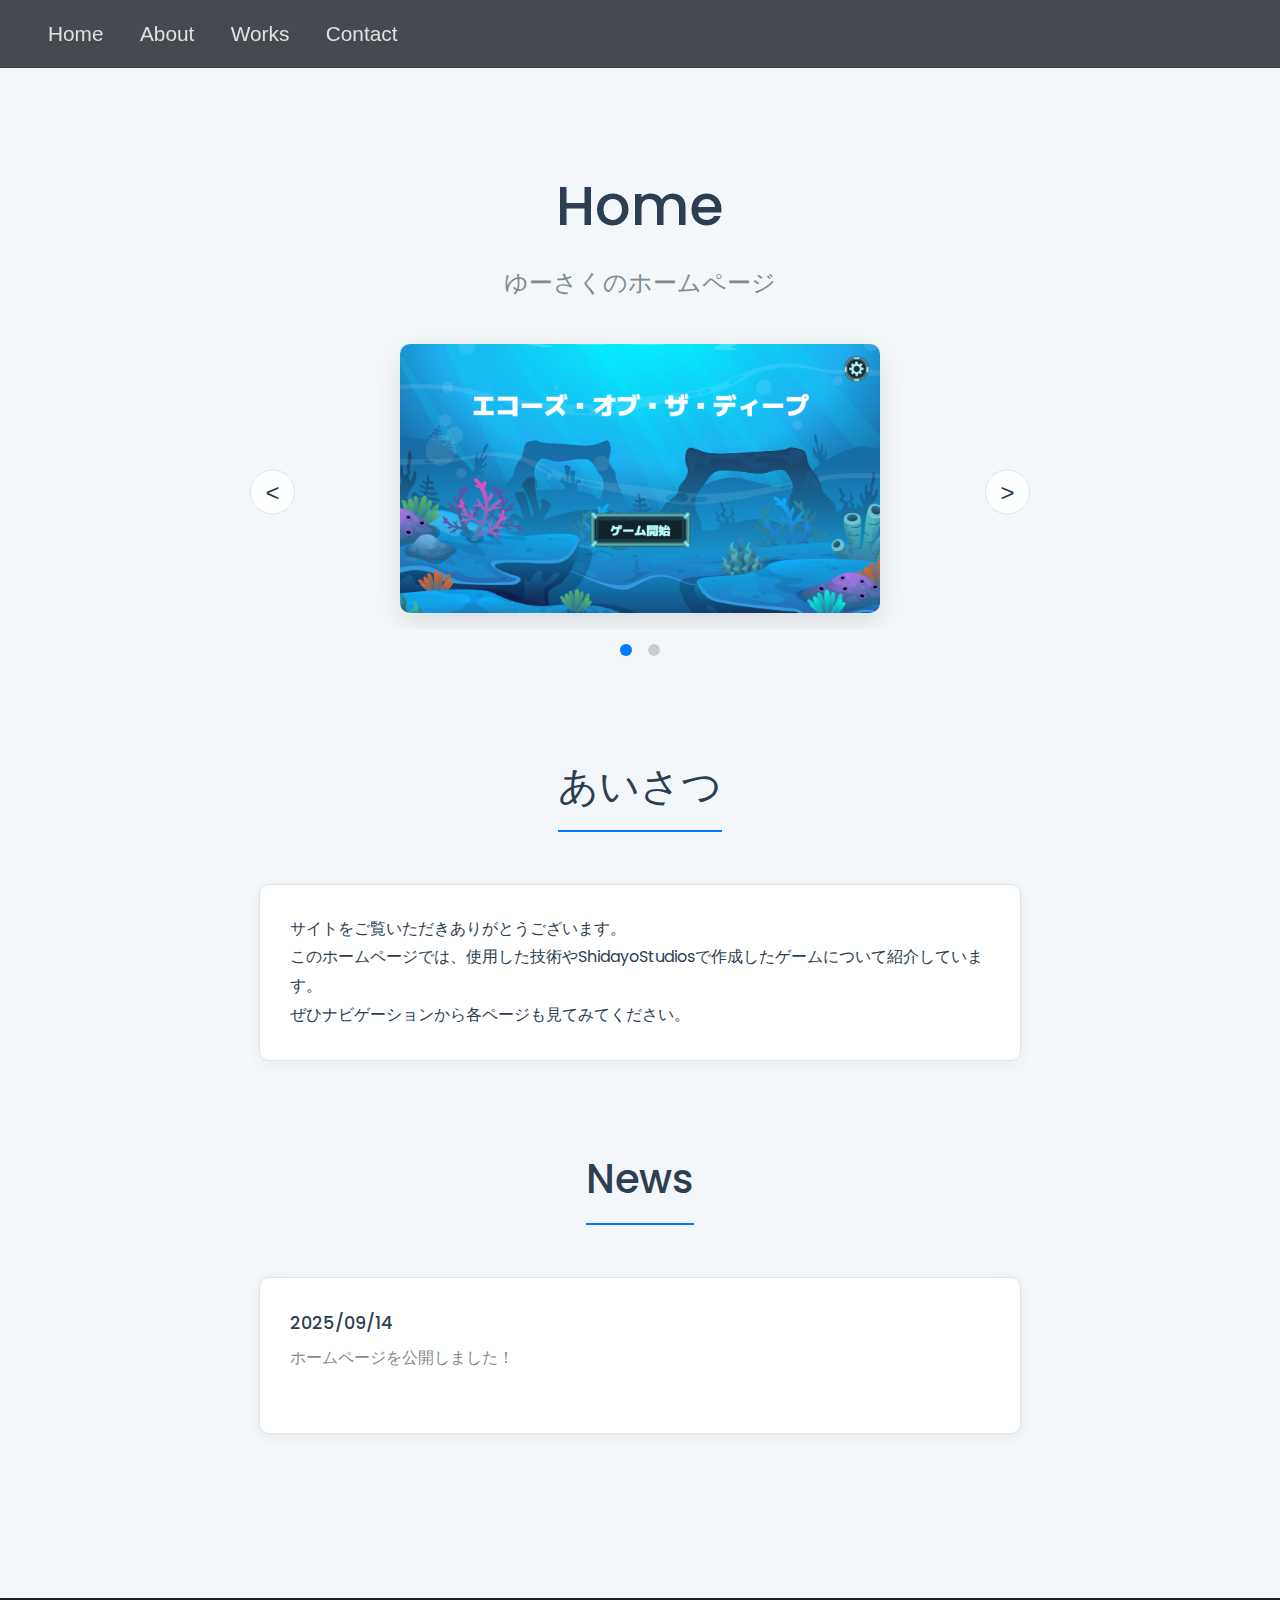
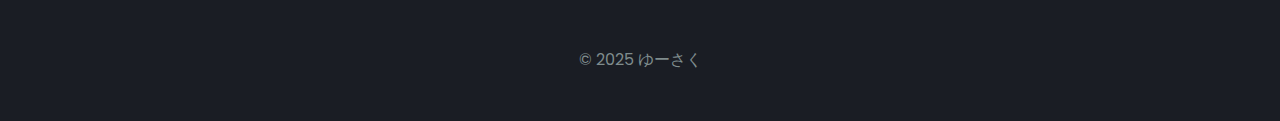
<file: index.html>
<!DOCTYPE html>
<html lang="ja">
<head>
  <meta charset="UTF-8">
  <meta name="viewport" content="width=device-width, initial-scale=1.0">
  <title>y.saku - homepage</title>
  <link rel="preconnect" href="https://fonts.googleapis.com">
  <link rel="preconnect" href="https://fonts.gstatic.com" crossorigin>
  <link href="https://fonts.googleapis.com/css2?family=Poppins:wght@300;400;500;700&display=swap" rel="stylesheet">
  <link rel="stylesheet" href="style.css?v=1.11">
  
</head>
<body>
<header>
  <nav>
    <a>Home</a>
    <a href="about.html">About</a>
    <a href="Works.html">Works</a>
    <a href="contact.html">Contact</a>
  </nav>
</header>

<section>
  <h1>Home</h1>
  <h3>ゆーさくのホームページ</h3>


  <div class="carousel">
    <button class="carousel__button carousel__button--left">&lt;</button>
    <div class="carousel__track-container">
      <ul class="carousel__track"></ul>
    </div>
    <button class="carousel__button carousel__button--right">&gt;</button>
    <div class="carousel__nav"></div>
  </div>

  <h2>あいさつ</h2>
  <p class="codeblockleft">サイトをご覧いただきありがとうございます。<br>
このホームページでは、使用した技術やShidayoStudiosで作成したゲームについて紹介しています。<br>
ぜひナビゲーションから各ページも見てみてください。</p>
  
  <h2>News</h2>
  <div class="news-list">
    <!-- 一番新しい記事を上に -->


    <div class="news-item">
      <h3 class="news-title">2025/09/14 </h3>
      <p class="news-content">ホームページを公開しました！</p>
    </div>


  </div>
</section>

<footer>
  <p> © 2025 ゆーさく</p>
</footer>
<script src="carousel.js"></script>
</body>
</html>
</file>
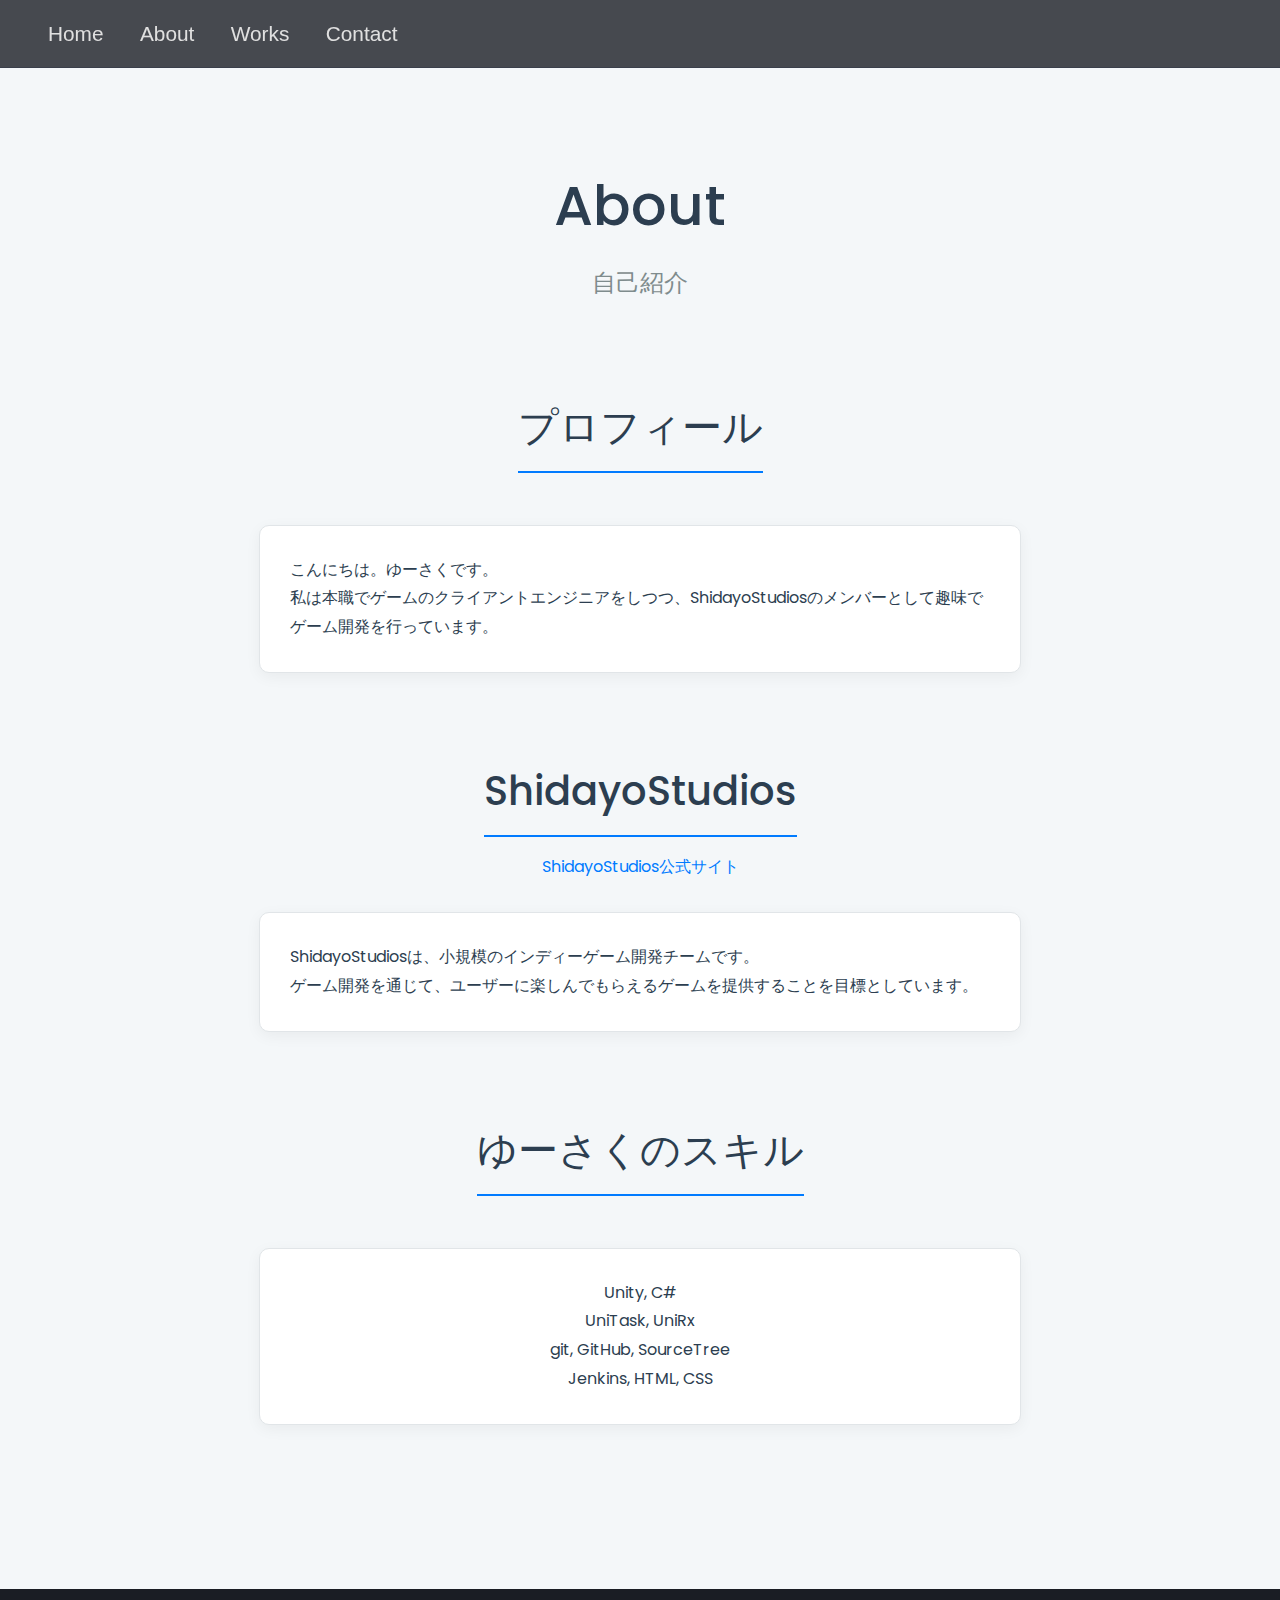
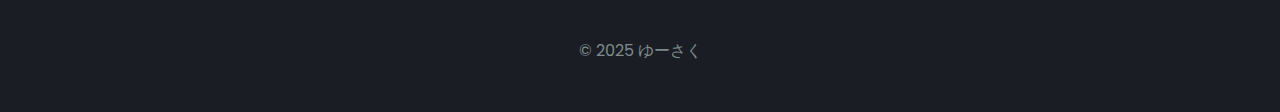
<file: about.html>
<!DOCTYPE html>
<html lang="ja">
<head>
  <meta charset="UTF-8">
  <meta name="viewport" content="width=device-width, initial-scale=1.0">
  <title>y.saku - homepage</title>
  <link rel="preconnect" href="https://fonts.googleapis.com">
  <link rel="preconnect" href="https://fonts.gstatic.com" crossorigin>
  <link href="https://fonts.googleapis.com/css2?family=Poppins:wght@300;400;500;700&display=swap" rel="stylesheet">
  <link rel="stylesheet" href="style.css">
</head>
<body>
<header>
  <nav>
    <a href="index.html">Home</a>
    <a>About</a>
    <a href="Works.html">Works</a>
    <a href="contact.html">Contact</a>
  </nav>
</header>

<section>
  <h1>About</h1>
  <h3>自己紹介</h3>
  <h2>プロフィール</h2>
  <p class="codeblockleft">こんにちは。ゆーさくです。<br>
    私は本職でゲームのクライアントエンジニアをしつつ、ShidayoStudiosのメンバーとして趣味でゲーム開発を行っています。</p>

  <h2>ShidayoStudios</h2>
  <a href="https://shidayo-studios-web.vercel.app/" class="shidayo-link">ShidayoStudios公式サイト</a>
  <p class="codeblockleft">ShidayoStudiosは、小規模のインディーゲーム開発チームです。<br>
    ゲーム開発を通じて、ユーザーに楽しんでもらえるゲームを提供することを目標としています。</p>

  <h2>ゆーさくのスキル</h2>
  <p class="codeblock">Unity, C# <br>
    UniTask, UniRx<br>
    git, GitHub, SourceTree<br>
    Jenkins, HTML, CSS</p>

</section>

<footer>
  <p> © 2025 ゆーさく</p>
</footer>
</body>
</html>
</file>
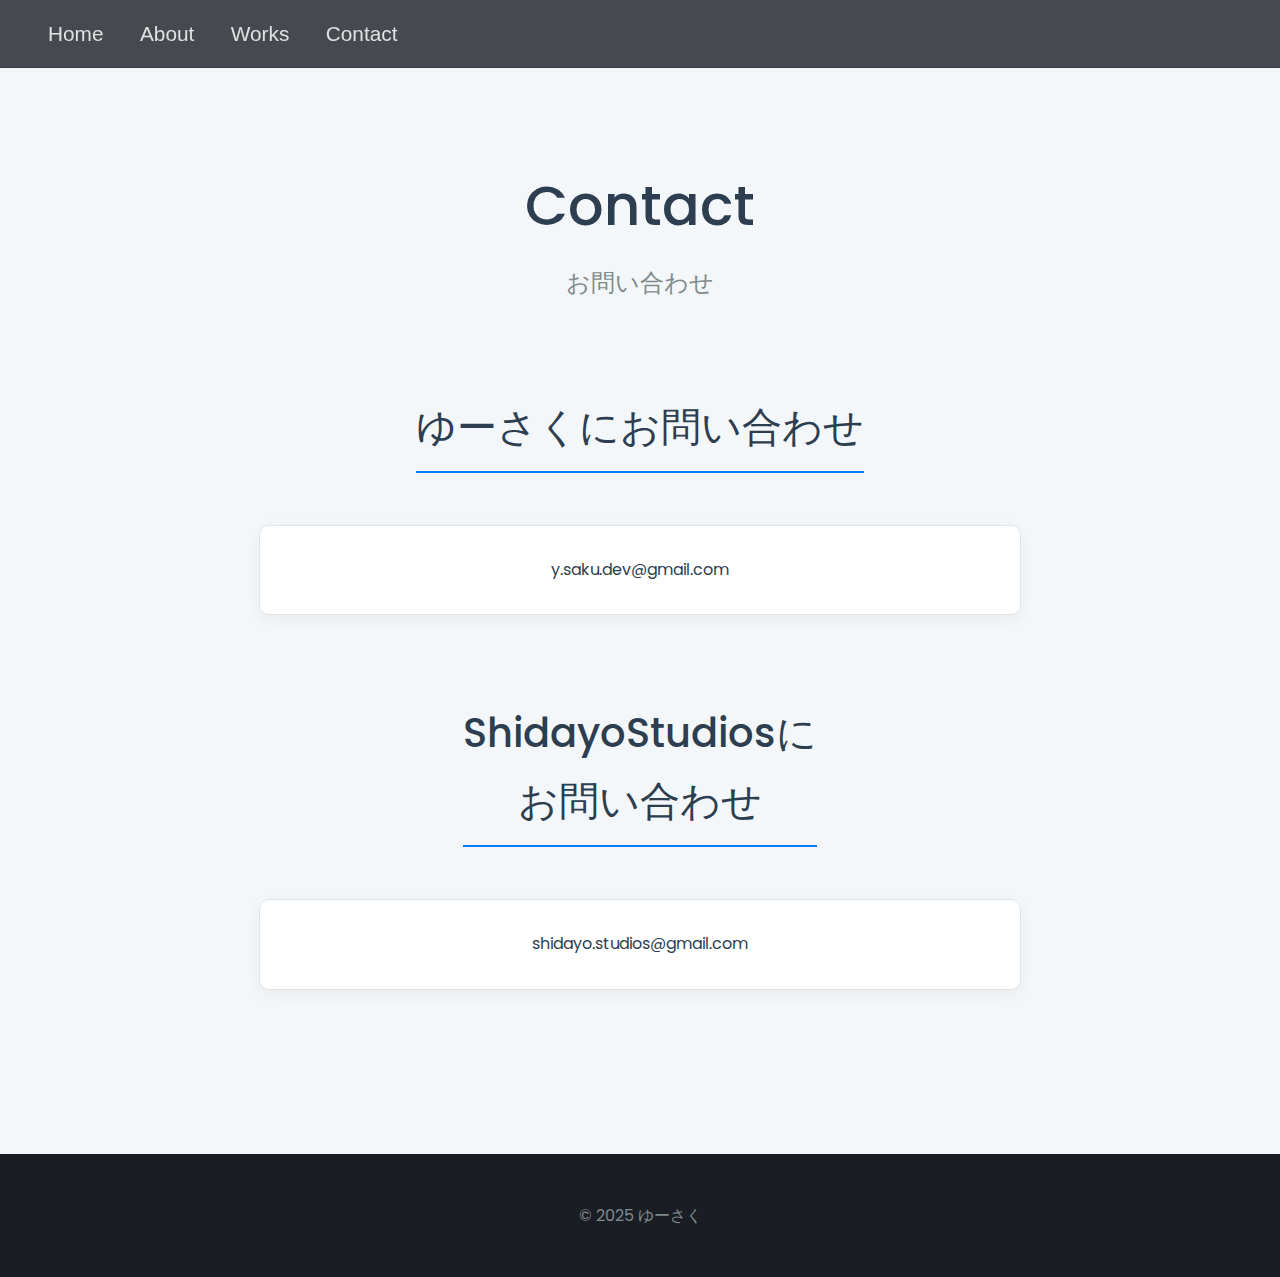
<file: contact.html>
<!DOCTYPE html>
<html lang="ja">
<head>
  <meta charset="UTF-8">
  <meta name="viewport" content="width=device-width, initial-scale=1.0">
  <title>y.saku - homepage</title>
  <link rel="preconnect" href="https://fonts.googleapis.com">
  <link rel="preconnect" href="https://fonts.gstatic.com" crossorigin>
  <link href="https://fonts.googleapis.com/css2?family=Poppins:wght@300;400;500;700&display=swap" rel="stylesheet">
  <link rel="stylesheet" href="style.css">
</head>
<body>
<header>
  <nav>
    <a href="index.html">Home</a>
    <a href="about.html">About</a>
    <a href="Works.html">Works</a>
    <a>Contact</a>
  </nav>
</header>

<section>
  <h1>Contact</h1>
  <h3>お問い合わせ</h3>

  <h2>ゆーさくにお問い合わせ</h2>
  <p class="codeblock">y.saku.dev@gmail.com</p>

  <h2>ShidayoStudiosに<br>
    お問い合わせ</h2>
  <p class="codeblock">shidayo.studios@gmail.com</p>
</section>

<footer>
  <p> © 2025 ゆーさく</p>
</footer>
</body>
</html>
</file>
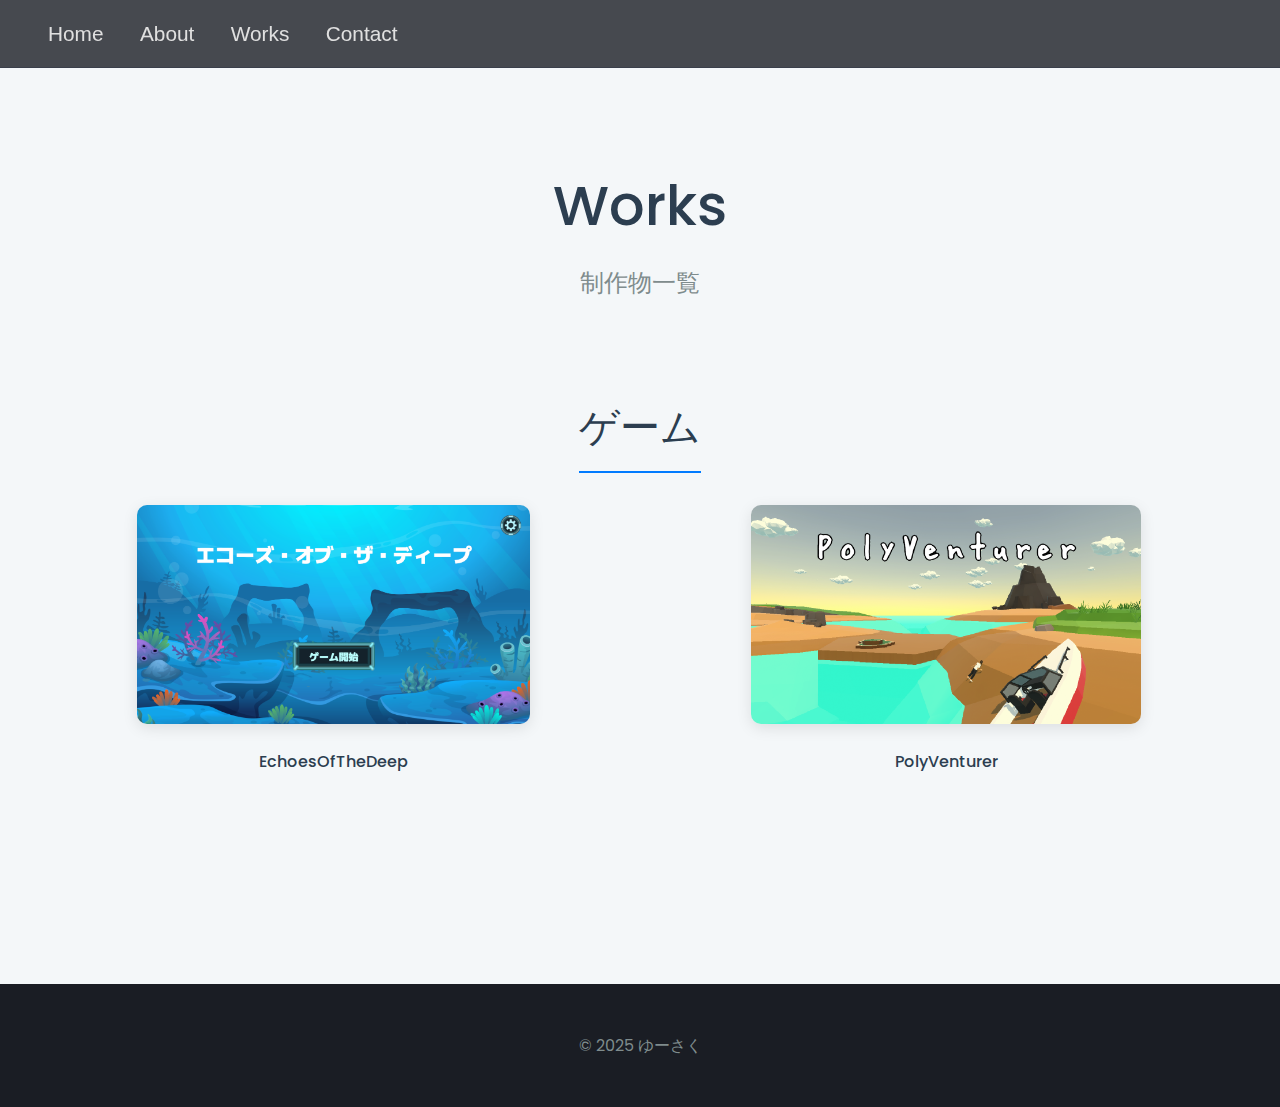
<file: Works.html>
<!DOCTYPE html>
<html lang="ja">
<head>
  <meta charset="UTF-8">
  <meta name="viewport" content="width=device-width, initial-scale=1.0">
  <title>y.saku - homepage</title>
  <link rel="preconnect" href="https://fonts.googleapis.com">
  <link rel="preconnect" href="https://fonts.gstatic.com" crossorigin>
  <link href="https://fonts.googleapis.com/css2?family=Poppins:wght@300;400;500;700&display=swap" rel="stylesheet">
  <link rel="stylesheet" href="style.css?v=1.11">
</head>
<body>
<header>
  <nav>
    <a href="index.html">Home</a>
    <a href="about.html">About</a>
    <a>Works</a>
    <a href="contact.html">Contact</a>
  </nav>
</header>

<section>
  <h1>Works</h1>
  <h3>制作物一覧</h3>
  <h2>ゲーム</h2>
  <div class="works-container">

    <div class="work-item">
      <a href="project/game2.html">
        <img src="images/EchoesOfTheDeep.png" alt="Project 1">
      </a>
      <p>EchoesOfTheDeep</p>
    </div>
    <div class="work-item">
      <a href="project/game1.html">
        <img src="images/PolyVenturer.png" alt="Project 1">
      </a>
      <p>PolyVenturer</p>
    </div>

    <!--
  </div>
  <h2>技術ノート</h2>
  <div class="works-container">

    <div class="work-item">
      <a href="project/note1.html">
        <img src="images/project1.png" alt="Project 1">
      </a>
      <p>Jenkins<br>
        ビルドの自動化</p>
    </div>

  </div>
-->

</section>

<footer>
  <p> © 2025 ゆーさく</p>
</footer>
</body>
</html>
</file>
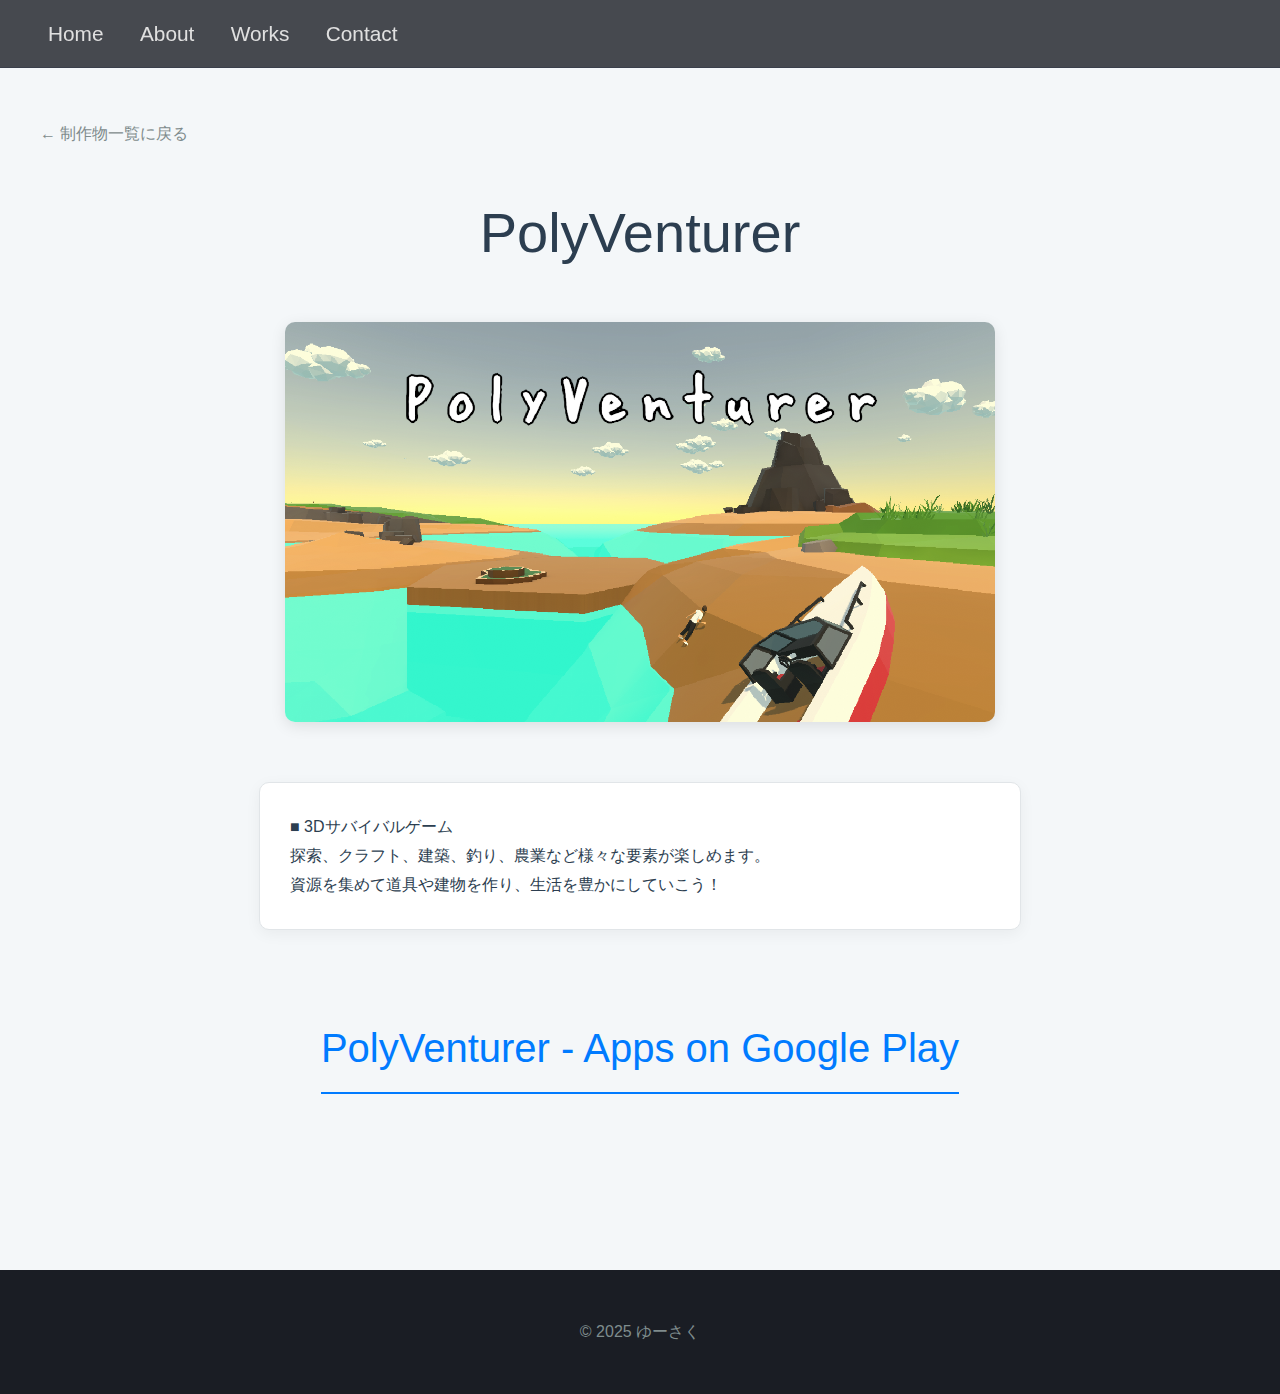
<file: project/game1.html>
<!DOCTYPE html>
<html lang="ja">
<head>
  <meta charset="UTF-8">
  <title>y.saku - homepage</title>
  <link rel="stylesheet" href="../style.css">
</head>
<body>
<header>
  <nav>
    <a href="../index.html">Home</a>
    <a href="../about.html">About</a>
    <a href="../Works.html">Works</a>
    <a href="../contact.html">Contact</a>
  </nav>
</header>

<section>
  <a href="../Works.html" class="back-button">← 制作物一覧に戻る</a>
  <h1>PolyVenturer</h1>
   <img src="../images/PolyVenturer.png" alt="Project 1">
  <p class="codeblockleft">■ 3Dサバイバルゲーム<br>
探索、クラフト、建築、釣り、農業など様々な要素が楽しめます。<br>
資源を集めて道具や建物を作り、生活を豊かにしていこう！</p>
<h2>
  <a href="https://play.google.com/store/apps/details?id=com.ShidayoStudios.PolyVenturer" target="_blank" rel="noopener">
    PolyVenturer - Apps on Google Play
  </a>
</h2>
</section>


<footer>
  <p> © 2025 ゆーさく</p>
</footer>
</body>
</html>
</file>
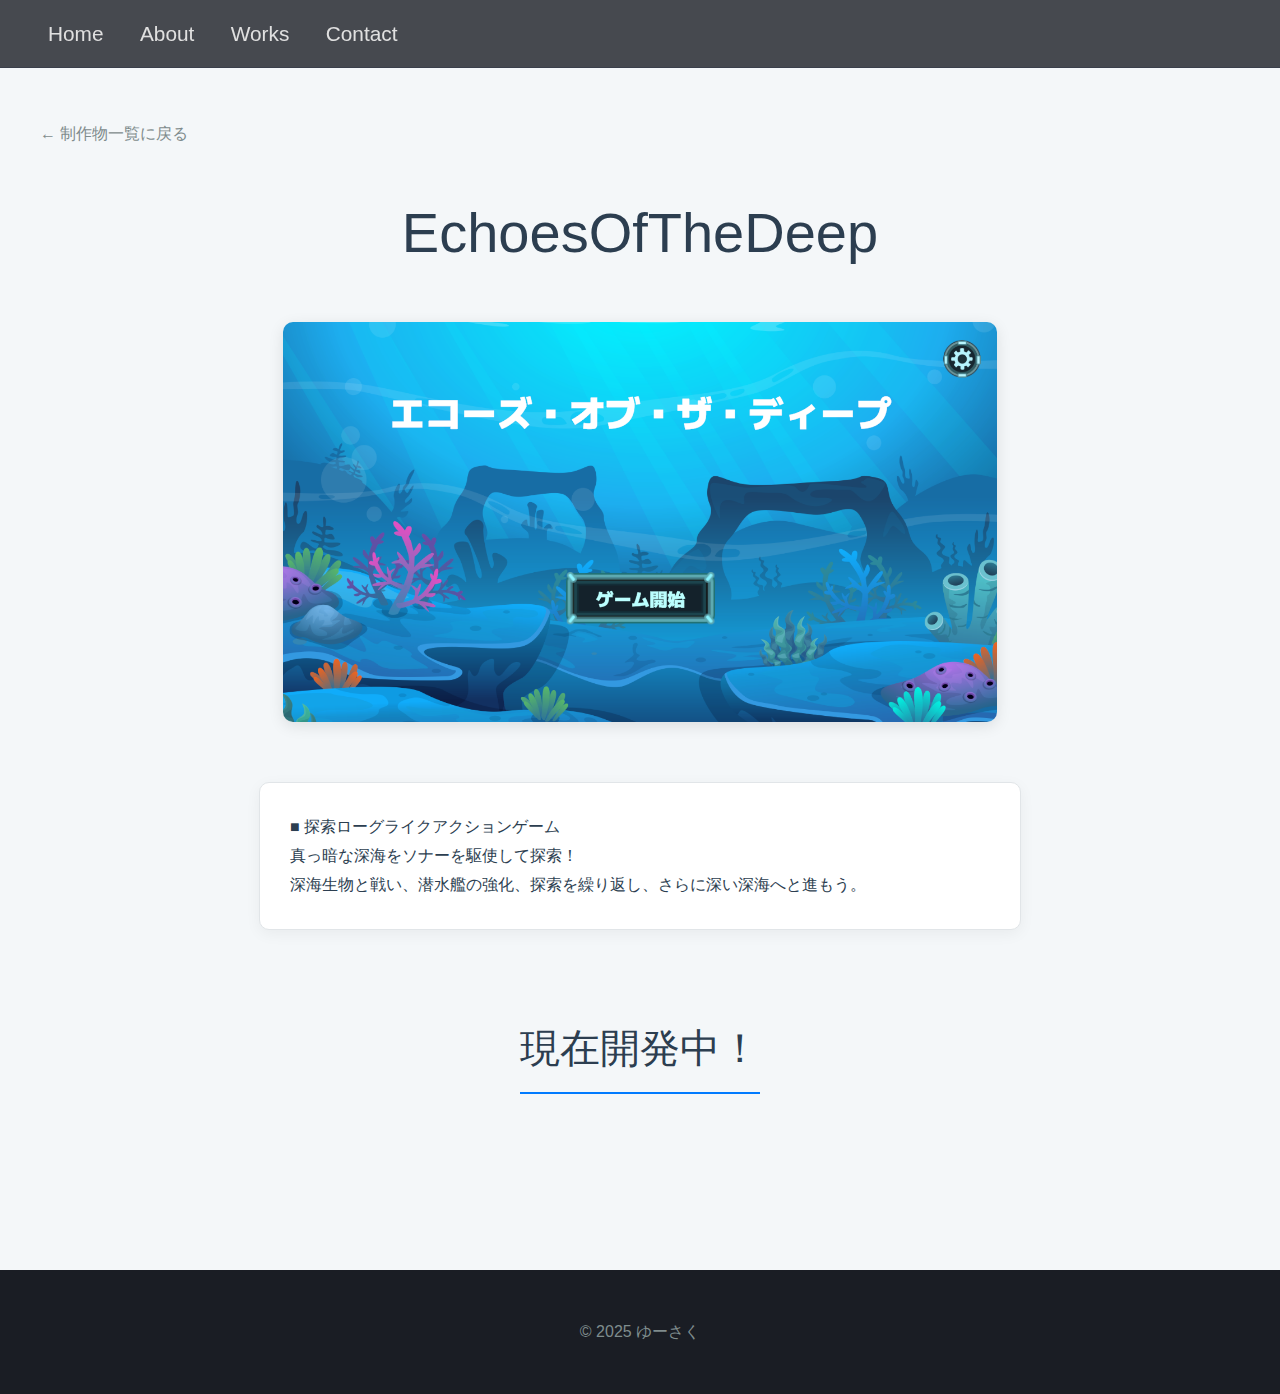
<file: project/game2.html>
<!DOCTYPE html>
<html lang="ja">
<head>
  <meta charset="UTF-8">
  <title>y.saku - homepage</title>
  <link rel="stylesheet" href="../style.css">
</head>
<body>
<header>
  <nav>
    <a href="../index.html">Home</a>
    <a href="../about.html">About</a>
    <a href="../Works.html">Works</a>
    <a href="../contact.html">Contact</a>
  </nav>
</header>

<section>
  <a href="../Works.html" class="back-button">← 制作物一覧に戻る</a>
  <h1>EchoesOfTheDeep</h1>
   <img src="../images/EchoesOfTheDeep.png" alt="Project 1">
  <p class="codeblockleft">■ 探索ローグライクアクションゲーム<br>
真っ暗な深海をソナーを駆使して探索！<br>
深海生物と戦い、潜水艦の強化、探索を繰り返し、さらに深い深海へと進もう。</p>

<h2>現在開発中！</h2>
</section>


<footer>
  <p> © 2025 ゆーさく</p>
</footer>
</body>
</html>
</file>
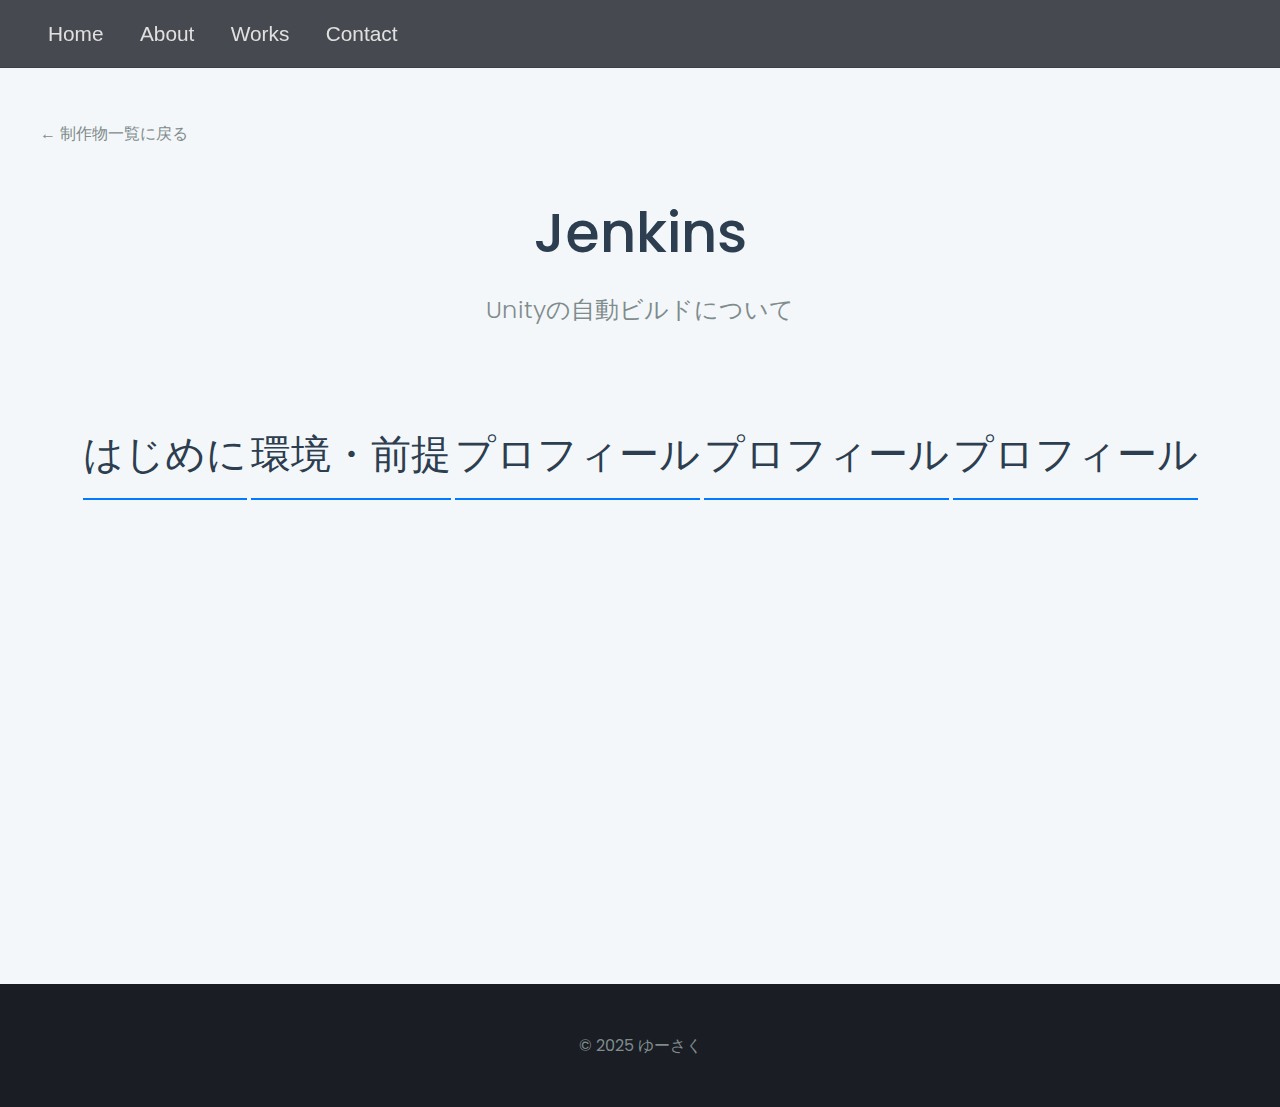
<file: project/note1.html>
<!DOCTYPE html>
<html lang="ja">
<head>
  <meta charset="UTF-8">
  <title>Home - ポートフォリオ</title>
  <link rel="preconnect" href="https://fonts.googleapis.com">
  <link rel="preconnect" href="https://fonts.gstatic.com" crossorigin>
  <link href="https://fonts.googleapis.com/css2?family=Poppins:wght@300;400;500;700&display=swap" rel="stylesheet">
  <link rel="stylesheet" href="../style.css">
</head>
<body>
<header>
  <nav>
    <a href="../index.html">Home</a>
    <a href="../about.html">About</a>
    <a href="../Works.html">Works</a>
    <a href="../contact.html">Contact</a>
  </nav>
</header>

<section>
  <a href="../Works.html" class="back-button">← 制作物一覧に戻る</a>
  <h1>Jenkins</h1>
  <h3>Unityの自動ビルドについて</h3>
  <h2>はじめに</h2>
  <h2>環境・前提</h2>
  <h2>プロフィール</h2>
  <h2>プロフィール</h2>
  <h2>プロフィール</h2>
</section>


<footer>
  <p> © 2025 ゆーさく</p>
</footer>
</body>
</html>
</file>
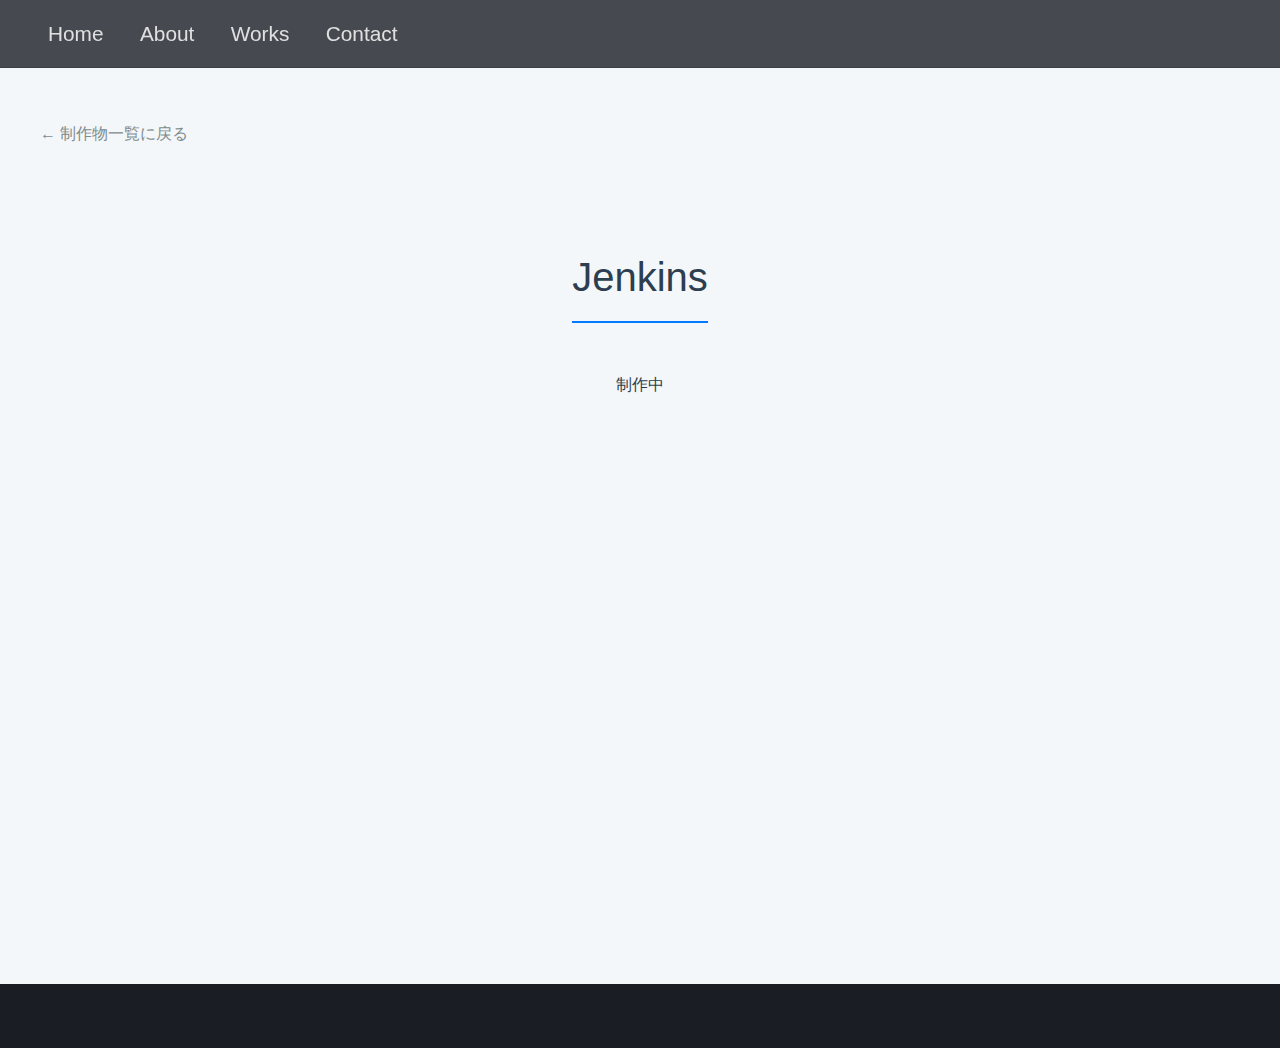
<file: project/project1.html>
<!DOCTYPE html>
<html lang="ja">
<head>
  <meta charset="UTF-8">
  <title>Home - ポートフォリオ</title>
  <link rel="stylesheet" href="../style.css">
</head>
<body>
<header>
  <nav>
    <a href="../index.html">Home</a>
    <a href="../about.html">About</a>
    <a href="../Works.html">Works</a>
    <a href="../contact.html">Contact</a>
  </nav>
</header>

<section>
  <a href="../Works.html" class="back-button">← 制作物一覧に戻る</a>
  <h2>Jenkins</h2>
  <p>制作中</p>
</section>


<footer>
</footer>
</body>
</html>
</file>
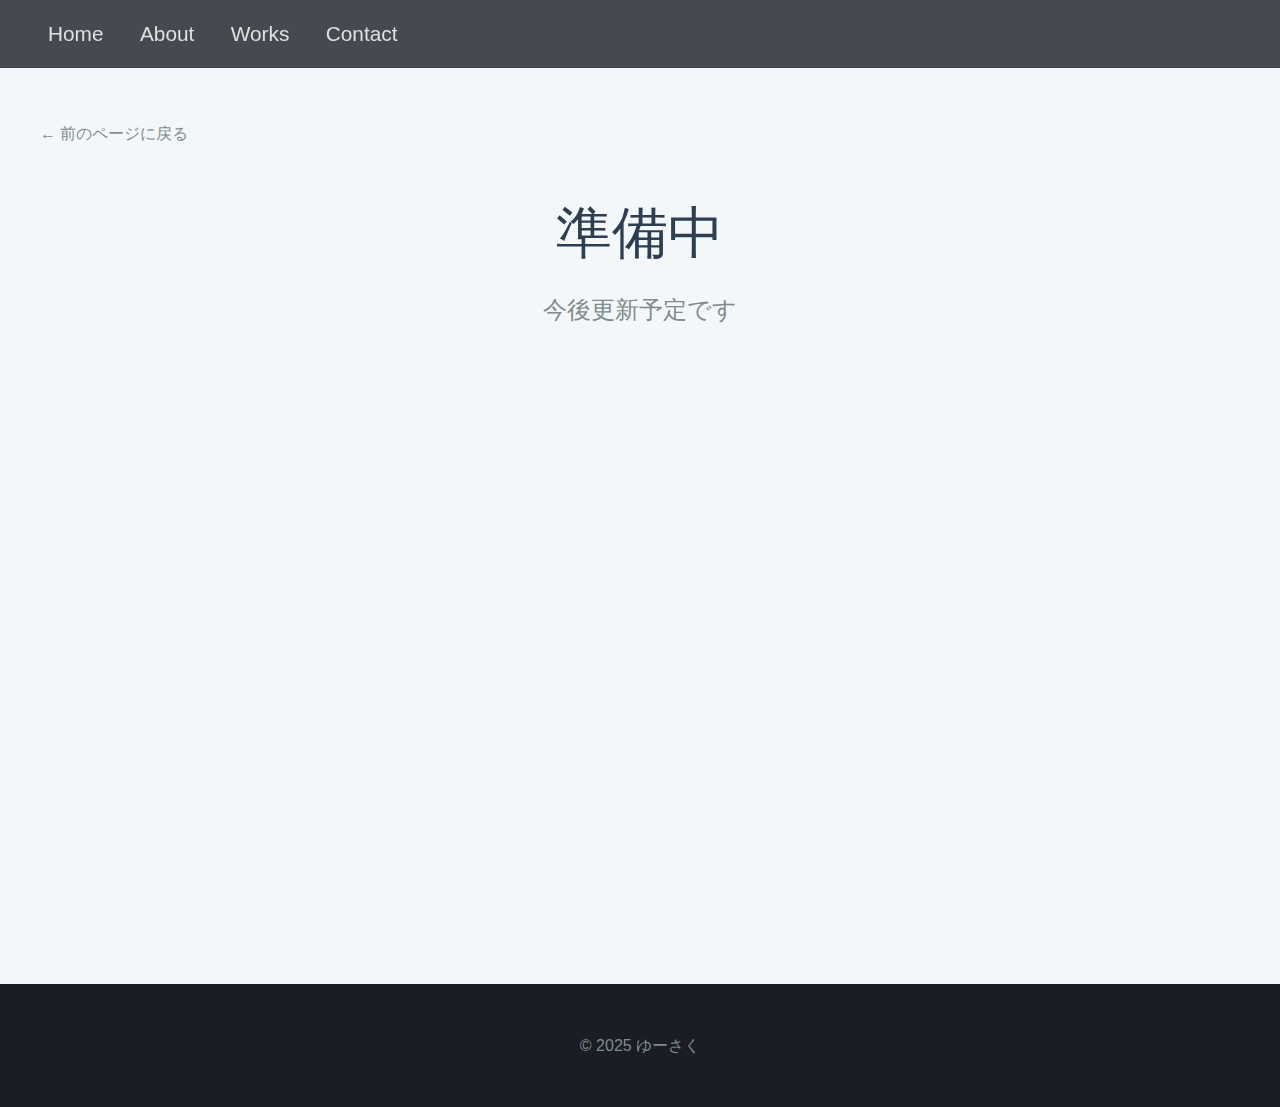
<file: project/temp.html>
<!DOCTYPE html>
<html lang="ja">
<head>
  <meta charset="UTF-8">
  <title>y.saku - homepage</title>
  <link rel="stylesheet" href="../style.css">
</head>
<body>
<header>
  <nav>
    <a href="../index.html">Home</a>
    <a href="../about.html">About</a>
    <a href="../Works.html">Works</a>
    <a href="../contact.html">Contact</a>
  </nav>
</header>

<section>
  <a href="javascript:history.back()" class="back-button">← 前のページに戻る</a>
  <h1>準備中</h1>
  <h3>今後更新予定です</h3>
</section>


<footer>
  <p> © 2025 ゆーさく</p>
</footer>
</body>
</html>
</file>
<file: style.css>
/* --- Base & Typography --- */
:root {
    /* Dark Theme Variables */
    --background-dark: #1a1d24;
    --content-bg-dark: #252932;
    --border-color-dark: #3a3f4b;
    --text-light: #e0e0e0;

    /* Light Theme Variables */
    --background-light: #f4f7f9;
    --content-bg-light: #ffffff;
    --border-color-light: #e1e5e8;
    --text-dark: #2c3e50;
    --text-muted: #7f8c8d;

    /* Accent Colors */
    --accent-primary: #007BFF;
    --accent-hover: #0056b3;
}

body {
    font-family: 'Poppins', sans-serif;
    margin: 0;
    padding: 0;
    line-height: 1.7;
    background-color: var(--background-light);
    color: var(--text-dark);
}

section {
    text-align: center;
    padding: 120px 40px 80px 40px;
    min-height: 80vh;
}

h1, h2, h3 {
    font-weight: 500;
}

section h1 {
    font-size: 3.5rem;
    margin-bottom: 10px;
    color: var(--text-dark);
}

section h2 {
    font-size: 2.5rem;
    margin-top: 4rem;
    margin-bottom: 2rem;
    color: var(--text-dark);
    border-bottom: 2px solid var(--accent-primary);
    display: inline-block;
    padding-bottom: 10px;
}

section h3 {
    color: var(--text-muted);
    font-weight: 300;
    font-size: 1.5rem;
    margin-top: 0;
    margin-bottom: 25px; /* Further reduced margin */
}

a {
    color: var(--accent-primary);
    text-decoration: none;
    transition: color 0.2s ease-in-out;
}

a:hover {
    color: var(--accent-hover);
}

/* --- Header & Footer (Dark Theme) --- */
header {
    position: fixed;
    top: 0;
    left: 0;
    width: 100%;
    background: rgba(26, 29, 36, 0.8);
    backdrop-filter: blur(10px);
    padding: 1rem 2rem;
    display: flex;
    align-items: center;
    z-index: 1000;
    border-bottom: 1px solid var(--border-color-dark);
    font-family: sans-serif; /* Revert header font */
}

header nav a {
    color: var(--text-light);
    font-weight: 500;
    font-size: 1.3rem;
    padding: 0 1rem;
    transition: color 0.2s ease-in-out, transform 0.2s ease-in-out;
}

header nav a:hover {
    color: var(--accent-primary);
    transform: translateY(-2px);
}

footer {
    text-align: center;
    padding: 2rem 1rem;
    background: var(--background-dark);
    color: var(--text-muted);
    margin-top: 4rem;
}

/* --- Content Blocks (Light Theme) --- */
.codeblock, .codeblockleft, .news-list {
    background-color: var(--content-bg-light);
    border: 1px solid var(--border-color-light);
    border-radius: 10px;
    padding: 30px;
    font-family: 'Poppins', sans-serif;
    line-height: 1.8;
    max-width: 700px;
    margin: 20px auto; /* Reduced margin */
    box-shadow: 0 4px 15px rgba(0,0,0,0.05);
}

.codeblock {
    text-align: center;
}

.codeblockleft, .news-list {
    text-align: left;
}

.news-item {
    margin-bottom: 15px;
    padding-bottom: 15px;
    border-bottom: 1px solid var(--border-color-light);
}

.news-item:last-child {
    border-bottom: none;
}

.news-title {
    margin: 0;
    font-size: 1.1em;
    font-weight: 500;
    color: var(--text-dark);
}

.news-content {
    margin: 5px 0 0;
    color: var(--text-muted);
}

/* --- Carousel (Light Theme) --- */
.carousel {
    position: relative;
    max-width: 800px;
    margin: 0 auto 2rem;
}

.carousel__track-container {
    width: 100%;
    position: relative;
    overflow: hidden;
}

.carousel__track {
    padding: 0;
    margin: 0;
    list-style: none;
    position: relative;
    min-height: 300px;
}

.carousel__slide {
    position: absolute;
    top: 0;
    bottom: 0;
    width: 60%;
    left: 20%;
    height: 100%;
    display: flex;
    align-items: center;
    justify-content: center;
    transition: transform 300ms ease-in-out, opacity 300ms ease-in-out;
    transform: scale(0.7);
    opacity: 0;
    z-index: -1;
}

.carousel__slide.current-slide {
    transform: scale(1) translateX(0);
    opacity: 1;
    z-index: 1;
}

.carousel__slide.prev-slide {
    transform: scale(0.8) translateX(-80%);
    opacity: 0.7;
    z-index: 0;
}

.carousel__slide.next-slide {
    transform: scale(0.8) translateX(80%);
    opacity: 0.7;
    z-index: 0;
}

.carousel__slide img {
    display: block;
    width: 100%;
    max-height: 350px;
    object-fit: contain;
    border-radius: 10px;
    background: var(--background-light);
    box-shadow: 0 10px 30px rgba(0,0,0,0.1);
}

.carousel__button {
    position: absolute;
    top: 50%;
    transform: translateY(-50%);
    background: rgba(255, 255, 255, 0.8);
    border-radius: 50%;
    border: 1px solid var(--border-color-light);
    width: 45px;
    height: 45px;
    cursor: pointer;
    font-size: 1.5rem;
    color: var(--text-dark);
    z-index: 2;
    transition: background-color 0.2s, transform 0.2s;
    display: flex;
    align-items: center;
    justify-content: center;
    padding: 0;
    line-height: 1; /* Explicitly set line-height */
}

.carousel__button:hover {
    background: var(--content-bg-light);
    transform: translateY(-50%) scale(1.1);
}

.carousel__button--left {
    left: 10px;
}

.carousel__button--right {
    right: 10px;
}

.carousel__nav {
    display: flex;
    justify-content: center;
    padding-top: 15px;
}

.carousel__indicator {
    border: 0;
    border-radius: 50%;
    width: 12px;
    height: 12px;
    background: #ccc;
    margin: 0 8px;
    cursor: pointer;
    transition: background-color 0.2s;
}

.carousel__indicator.current-slide {
    background: var(--accent-primary);
}

/* Special cases for slide counts */
.carousel.single-slide .carousel__button,
.carousel.single-slide .carousel__nav {
    display: none;
}

.carousel.two-slides .carousel__slide.prev-slide,
.carousel.two-slides .carousel__slide.next-slide {
    opacity: 0;
    transform: scale(0.7);
    z-index: -1;
}

/* --- Works Page Grid --- */
.works-container {
  display: grid;
  grid-template-columns: repeat(auto-fit, minmax(320px, 1fr));
  gap: 25px;
  justify-items: center;
}

.work-item a {
    display: block;
    text-decoration: none;
    color: var(--text-dark);
}

.work-item img {
  width: 100%;
  max-height: 220px; /* Set a max-height like the carousel */
  height: auto; /* Allow height to scale with aspect ratio */
  object-fit: contain; /* Ensure the whole image is visible */
  border-radius: 10px;
  box-shadow: 0 4px 15px rgba(0,0,0,0.1);
  transition: transform 0.2s, box-shadow 0.2s;
  background: #f0f0f0; /* Add a light background for empty space */
}

.work-item img:hover {
  transform: translateY(-5px);
  box-shadow: 0 8px 25px rgba(0,0,0,0.15);
}

.work-item p {
  margin-top: 15px;
  font-weight: 500;
  text-align: center;
}

/* --- Utility Classes --- */
.button-primary {
    display: inline-block;
    background-color: var(--accent-primary);
    color: white;
    padding: 12px 24px;
    border-radius: 8px;
    text-decoration: none;
    font-weight: 500;
    transition: background-color 0.2s, transform 0.2s;
}

.button-primary:hover {
    background-color: var(--accent-hover);
    color: white;
    transform: translateY(-2px);
}

/* Back button */
.back-button {
  text-align: left;
  display: block;
  color: var(--text-muted);
  font-weight: 500;
  margin-bottom: 2rem;
}

.back-button:hover {
  color: var(--accent-primary);
}

/* --- Project Page Specifics --- */
section > img {
    max-width: 100%;
    height: auto;
    max-height: 400px; /* 最大の高さを指定 */
    border-radius: 10px;
    margin: 2rem 0;
    box-shadow: 0 4px 15px rgba(0,0,0,0.1);
}

.shidayo-link {
    display: block;
    text-align: center;
    margin-top: -1rem;
    margin-bottom: 2rem;
}

/* --- Responsive Styles --- */
@media (max-width: 768px) {
    section {
        padding: 80px 15px 60px 15px; /* Reduced horizontal padding */
    }

    header {
        padding: 0.5rem;
    }

    header nav {
        display: flex;
        justify-content: flex-start; /* Align to the left */
        width: 100%;
    }

    header nav a {
        padding: 0.5rem 0.6rem; /* Adjust padding for left alignment */
        font-size: 0.9rem;
    }

    section > img {
        margin: 1rem 0;
    }

    section h1 {
        font-size: 2.5rem;
    }

    section h2 {
        font-size: 1.7rem; /* Reduced font size for mobile */
    }

    .codeblock, .codeblockleft, .news-list {
        padding: 20px;
    }

    /* --- Carousel Responsive --- */
    .carousel {
        max-width: 100%; /* Allow carousel to use full width */
    }

    .carousel__slide {
        width: 100%; /* Slide takes full width */
        left: 0;
    }

    .carousel__slide.prev-slide,
    .carousel__slide.next-slide {
       display: none; /* Hide side slides on mobile for clarity */
    }

    .carousel__button {
        width: 40px;
        height: auto;
        aspect-ratio: 1 / 1;
        border-radius: 50%;
        font-size: 1.3rem;
        background: rgba(0, 0, 0, 0.3);
        color: white;
        border: none;
    }

    .carousel__button:hover {
        background: rgba(0, 0, 0, 0.5);
        transform: translateY(-50%) scale(1.05);
    }

    .carousel__button--left {
        left: 10px; /* Position inside the container */
    }

    .carousel__button--right {
        right: 10px; /* Position inside the container */
    }
    
    .carousel__nav {
        padding-top: 10px; /* Reduce space */
    }

    .carousel__indicator {
        width: 12px !important;
        height: 12px !important;
        min-width: 12px !important;
        min-height: 12px !important;
        max-width: 12px !important;
        max-height: 12px !important;
        border-radius: 50% !important;
        padding: 0 !important;
        aspect-ratio: 1 / 1 !important;
        flex-shrink: 0 !important; /* Prevent shrinking in flex container */
    }

    /* --- Works Grid Responsive --- */
    .works-container {
        display: flex; /* Switch to flexbox */
        flex-direction: column; /* Stack items vertically */
        align-items: center; /* Center items */
        gap: 20px;
    }

    .work-item {
        width: 100%;
        max-width: 350px; /* Control max width */
    }
}
</file>
